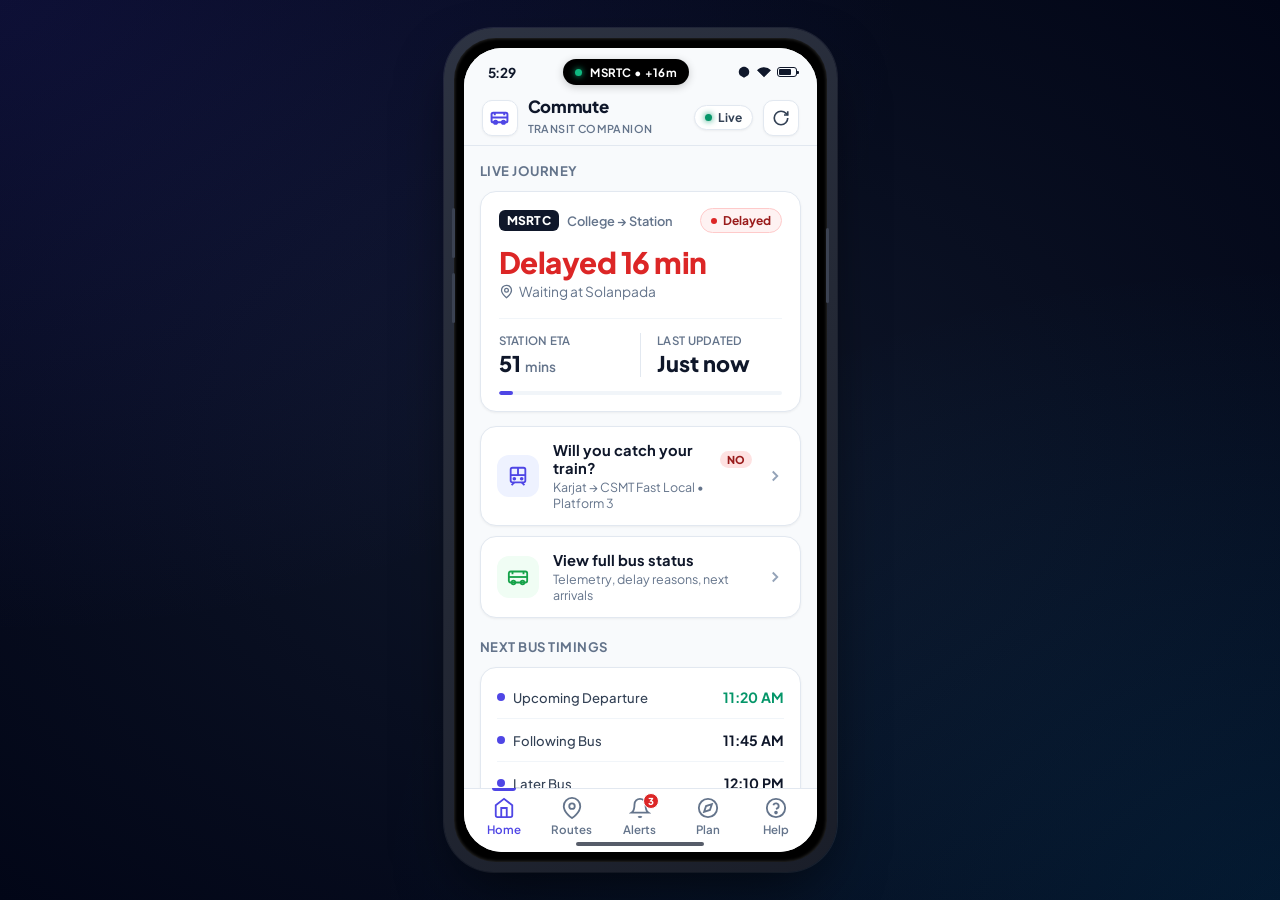
<file: index.html>
<!DOCTYPE html>
<html lang="en">
<head>
    <meta charset="UTF-8">
    <meta name="viewport" content="width=device-width, initial-scale=1.0">
    <title>Commute • Live Transit & Train Connection</title>
    <link rel="stylesheet" href="style.css">
    <link rel="preconnect" href="https://fonts.googleapis.com">
    <link rel="preconnect" href="https://fonts.gstatic.com" crossorigin>
    <link href="https://fonts.googleapis.com/css2?family=Plus+Jakarta+Sans:wght@400;500;600;700;800&family=Inter:wght@400;500;600;700&display=swap" rel="stylesheet">
</head>
<body>
    <div class="presentation-wrapper" id="presentationWrapper">
        
        <!-- Device Mockup Container -->
        <div class="device-mockup" id="deviceMockup">
            <div class="device-bezel">
                <div class="device-screen">
                    
                    <!-- Dynamic Island & Status Bar -->
                    <div class="status-bar">
                        <span class="status-time" id="status-clock">9:41</span>
                        <div class="dynamic-island">
                            <span class="island-dot"></span>
                            <span class="island-text" id="island-transit-text">MSRTC</span>
                        </div>
                        <div class="status-icons">
                            <svg width="14" height="14" viewBox="0 0 24 24" fill="currentColor"><path d="M12 3c-4.97 0-9 4.03-9 9 0 2.12.74 4.07 1.97 5.61L12 22l7.03-4.39C20.26 16.07 21 14.12 21 12c0-4.97-4.03-9-9-9z"/></svg>
                            <svg width="14" height="14" viewBox="0 0 24 24" fill="currentColor"><path d="M12 4C7.31 4 3.07 5.9 0 8.98L12 21 24 8.98A16.88 16.88 0 0 0 12 4z"/></svg>
                            <div class="battery-icon"><span class="battery-level"></span></div>
                        </div>
                    </div>

                    <div id="app">
                        <!-- Top Header -->
                        <header class="app-header">
                            <div class="header-left">
                                <div class="clock-icon">
                                    <svg width="19" height="19" viewBox="0 0 24 24" fill="none" stroke="var(--color-primary)" stroke-width="2.5"><rect x="2" y="6" width="20" height="12" rx="2"/><circle cx="7" cy="18" r="2"/><circle cx="17" cy="18" r="2"/><path d="M2 12h20"/><path d="M6 6v3"/><path d="M18 6v3"/></svg>
                                </div>
                                <div class="header-titles">
                                    <h1>Commute</h1>
                                    <span class="header-sub">Transit Companion</span>
                                </div>
                            </div>
                            <div class="header-right">
                                <div class="live-badge" id="header-live-badge">
                                    <span class="live-dot"></span> Live
                                </div>
                                <button id="refresh-btn" class="icon-btn" aria-label="Refresh Data" title="Refresh live telemetry">
                                    <svg width="18" height="18" viewBox="0 0 24 24" fill="none" stroke="currentColor" stroke-width="2.2"><path d="M21 12a9 9 0 1 1-9-9c2.52 0 4.93 1 6.74 2.74L21 8"/><path d="M21 3v5h-5"/></svg>
                                </button>
                            </div>
                        </header>

                        <!-- Toast Notification Container -->
                        <div id="toast-message" class="toast-message hidden">Live data refreshed</div>

                        <!-- Screens Container -->
                        <div class="screens-container" id="screens-container">
                            
                            <!-- 1. Home Screen -->
                            <section id="screen-home" class="screen active">
                                <div class="content-scroll">

                                    <div class="section-title">Live journey</div>
                                    
                                    <!-- Main Live Status Card -->
                                    <div class="status-card large-card hero-card" id="main-status-card">
                                        <div class="card-header">
                                            <div class="route-info">
                                                <span class="route-badge" id="home-route-badge">MSRTC</span>
                                                <span class="route-direction">College → Station</span>
                                            </div>
                                            <div class="status-pill status-red" id="home-status-pill">
                                                <span class="status-dot"></span>
                                                <span id="home-pill-text">Delayed</span>
                                            </div>
                                        </div>
                                        
                                        <h2 class="huge-status" id="home-bus-status">Delayed 16 min</h2>
                                        <p class="status-subtitle" id="home-current-location">
                                            <svg width="15" height="15" viewBox="0 0 24 24" fill="none" stroke="currentColor" stroke-width="2"><circle cx="12" cy="10" r="3"/><path d="M12 2a8 8 0 0 0-8 8c0 5.25 8 12 8 12s8-6.75 8-12a8 8 0 0 0-8-8z"/></svg>
                                            <span id="home-location-text">Waiting at Solanpada</span>
                                        </p>
                                        
                                        <div class="card-footer-grid">
                                            <div class="footer-col">
                                                <span class="footer-label">Station ETA</span>
                                                <div class="footer-val">
                                                    <strong class="lg-val" id="home-eta-val">23</strong>
                                                    <span class="unit-text" id="home-eta-unit">min</span>
                                                </div>
                                            </div>
                                            <div class="footer-col border-left">
                                                <span class="footer-label">Last updated</span>
                                                <div class="footer-val">
                                                    <strong class="lg-val" id="home-last-updated">Just now</strong>
                                                </div>
                                            </div>
                                        </div>

                                        <!-- Mini route progress bar inside hero card -->
                                        <div class="hero-progress-track">
                                            <div class="hero-progress-bar" id="home-progress-fill" style="width: 15%;"></div>
                                        </div>
                                    </div>

                                    <!-- Nav Action Card: Catch Train Connection -->
                                    <div class="nav-card action-card" id="btn-train" role="button" tabindex="0">
                                        <div class="nav-card-icon train-icon-bg">
                                            <svg width="22" height="22" viewBox="0 0 24 24" fill="none" stroke="currentColor" stroke-width="2"><rect x="4" y="3" width="16" height="16" rx="2"/><path d="M4 11h16"/><path d="M12 3v8"/><path d="M8 19l-3 3"/><path d="M16 19l3 3"/><circle cx="8" cy="15" r="1"/><circle cx="16" cy="15" r="1"/></svg>
                                        </div>
                                        <div class="nav-card-body">
                                            <div class="nav-card-title-row">
                                                <h4>Will you catch your train?</h4>
                                                <span class="chip-verdict verdict-risk" id="home-train-badge">At Risk</span>
                                            </div>
                                            <p id="train-subtext">Karjat → CSMT Fast Local • Platform 3</p>
                                        </div>
                                        <div class="nav-card-arrow">
                                            <svg width="18" height="18" viewBox="0 0 24 24" fill="none" stroke="currentColor" stroke-width="2.5"><polyline points="9 18 15 12 9 6"/></svg>
                                        </div>
                                    </div>

                                    <!-- Nav Action Card: Full Bus Status -->
                                    <div class="nav-card action-card" id="btn-status-full" role="button" tabindex="0">
                                        <div class="nav-card-icon bus-icon-bg">
                                            <svg width="22" height="22" viewBox="0 0 24 24" fill="none" stroke="currentColor" stroke-width="2"><rect x="2" y="6" width="20" height="12" rx="2"/><circle cx="7" cy="18" r="2"/><circle cx="17" cy="18" r="2"/><path d="M2 12h20"/><path d="M6 6v3"/><path d="M18 6v3"/></svg>
                                        </div>
                                        <div class="nav-card-body">
                                            <div class="nav-card-title-row">
                                                <h4>View full bus status</h4>
                                            </div>
                                            <p>Telemetry, delay reasons, next arrivals</p>
                                        </div>
                                        <div class="nav-card-arrow">
                                            <svg width="18" height="18" viewBox="0 0 24 24" fill="none" stroke="currentColor" stroke-width="2.5"><polyline points="9 18 15 12 9 6"/></svg>
                                        </div>
                                    </div>

                                    <div class="section-title mt-4">Next Bus Timings</div>
                                    <div class="large-card breakdown-card">
                                        <div class="breakdown-item">
                                            <div class="breakdown-label-group">
                                                <span class="breakdown-dot dot-bus"></span>
                                                <span class="breakdown-label">Upcoming Departure</span>
                                            </div>
                                            <strong class="breakdown-val text-green" id="next-bus-1">11:20 AM</strong>
                                        </div>
                                        <div class="breakdown-item">
                                            <div class="breakdown-label-group">
                                                <span class="breakdown-dot dot-bus"></span>
                                                <span class="breakdown-label">Following Bus</span>
                                            </div>
                                            <strong class="breakdown-val" id="next-bus-2">11:45 AM</strong>
                                        </div>
                                        <div class="breakdown-item no-border">
                                            <div class="breakdown-label-group">
                                                <span class="breakdown-dot dot-bus"></span>
                                                <span class="breakdown-label">Later Bus</span>
                                            </div>
                                            <strong class="breakdown-val" id="next-bus-3">12:10 PM</strong>
                                        </div>
                                    </div>
                                </div>
                            </section>

                            <!-- 2. Sub-Screen: Will You Catch Your Train -->
                            <section id="screen-train" class="screen sub-screen">
                                <div class="content-scroll">
                                    <div class="sub-header-row">
                                        <button class="back-btn header-back" aria-label="Back to home">
                                            <svg width="18" height="18" viewBox="0 0 24 24" fill="none" stroke="currentColor" stroke-width="2.5"><polyline points="15 18 9 12 15 6"/></svg>
                                            <span>Back</span>
                                        </button>
                                        <h2 class="sub-screen-title">Train Connection</h2>
                                    </div>
                                    
                                    <!-- Big Verdict Card -->
                                    <div class="large-card verdict-card text-center mt-3" id="train-verdict-card">
                                        <span class="verdict-tag">CONNECTION VERDICT</span>
                                        <h2 class="huge-status mt-2 mb-2" id="train-verdict-text">No</h2>
                                        <p class="status-subtitle mb-4" id="train-verdict-desc">You'll likely miss this train due to traffic delay. Check the next service below.</p>
                                        
                                        <div class="progress-bar-bg">
                                            <div class="progress-bar-fill" id="train-progress-bar" style="width: 35%;"></div>
                                        </div>
                                        <div class="margin-badge-wrap">
                                            <span class="margin-pill" id="train-margin-text">3 min short</span>
                                        </div>
                                    </div>

                                    <!-- Connection Breakdown Table -->
                                    <h3 class="bold-heading mt-4">Journey breakdown</h3>
                                    <div class="large-card breakdown-card">
                                        <div class="breakdown-item">
                                            <div class="breakdown-label-group">
                                                <span class="breakdown-dot dot-bus"></span>
                                                <span class="breakdown-label">Bus Status</span>
                                            </div>
                                            <strong class="breakdown-val" id="train-why-status">Delayed 16 min</strong>
                                        </div>
                                        <div class="breakdown-item">
                                            <div class="breakdown-label-group">
                                                <span class="breakdown-dot dot-bus"></span>
                                                <span class="breakdown-label">Bus ETA at Karjat Station</span>
                                            </div>
                                            <strong class="breakdown-val" id="train-why-eta">23 min</strong>
                                        </div>
                                        <div class="breakdown-item">
                                            <div class="breakdown-label-group">
                                                <span class="breakdown-dot dot-train"></span>
                                                <span class="breakdown-label">CSMT Train Departure</span>
                                            </div>
                                            <strong class="breakdown-val" id="train-why-dep">20 min (Platform 3)</strong>
                                        </div>
                                        <div class="breakdown-item no-border">
                                            <div class="breakdown-label-group">
                                                <span class="breakdown-dot dot-calc"></span>
                                                <span class="breakdown-label">Connection Buffer</span>
                                            </div>
                                            <strong class="breakdown-val text-red" id="train-why-margin">-3 min</strong>
                                        </div>
                                    </div>

                                    <!-- Alternate Train Recommendation -->
                                    <div class="tip-card mt-3">
                                        <div class="tip-icon">💡</div>
                                        <div class="tip-body">
                                            <strong>Recommendation:</strong>
                                            <span id="train-tip-text">If you miss the 10:45 AM Fast, the next CSMT Slow Local departs at 11:05 AM (Platform 2).</span>
                                        </div>
                                    </div>
                                </div>
                            </section>

                            <!-- 3. Sub-Screen: Full Bus Status -->
                            <section id="screen-details" class="screen sub-screen">
                                <div class="content-scroll">
                                    <div class="sub-header-row">
                                        <button class="back-btn header-back" aria-label="Back to home">
                                            <svg width="18" height="18" viewBox="0 0 24 24" fill="none" stroke="currentColor" stroke-width="2.5"><polyline points="15 18 9 12 15 6"/></svg>
                                            <span>Back</span>
                                        </button>
                                        <h2 class="sub-screen-title">Bus Telemetry</h2>
                                    </div>
                                    
                                    <!-- Detailed Status Header Card -->
                                    <div class="large-card detailed-status-card" id="details-status-card">
                                        <div class="details-top">
                                            <span class="details-vehicle-id">MSRTC Bus #MH-14-BT-4821</span>
                                            <span class="details-badge" id="details-badge-pill">Delayed</span>
                                        </div>
                                        <h2 id="details-status-text" class="details-headline">Delayed 16 min</h2>
                                        <p id="details-delay-reason" class="delay-reason">Traffic congestion near Solanpada junction & road repairs.</p>
                                    </div>

                                    <!-- Live Telemetry Grid -->
                                    <h3 class="bold-heading mt-4">Real-time Telemetry</h3>
                                    <div class="telemetry-grid">
                                        <div class="telemetry-card">
                                            <span class="telemetry-label">Current Stop</span>
                                            <strong class="telemetry-val" id="details-location">Solanpada</strong>
                                            <span class="telemetry-sub">Stop 1 of 9</span>
                                        </div>
                                        <div class="telemetry-card">
                                            <span class="telemetry-label">Station Arrival</span>
                                            <strong class="telemetry-val" id="details-arrival-time">10:38 AM</strong>
                                            <span class="telemetry-sub">Karjat Station</span>
                                        </div>
                                        <div class="telemetry-card">
                                            <span class="telemetry-label">Speed</span>
                                            <strong class="telemetry-val" id="details-speed">38 km/h</strong>
                                            <span class="telemetry-sub">Regulated</span>
                                        </div>
                                        <div class="telemetry-card">
                                            <span class="telemetry-label">Capacity</span>
                                            <strong class="telemetry-val" id="details-occupancy">62%</strong>
                                            <span class="telemetry-sub">Seats available</span>
                                        </div>
                                    </div>

                                    <!-- Operator & Vehicle Info -->
                                    <div class="large-card info-list-card mt-3">
                                        <div class="info-row">
                                            <span class="info-label">Route Code</span>
                                            <span class="info-val">MSRTC-147-COL-KAR</span>
                                        </div>
                                        <div class="info-row">
                                            <span class="info-label">GPS Telemetry Status</span>
                                            <span class="info-val text-green"><span class="pulse-dot-inline"></span> Strong (Live)</span>
                                        </div>
                                        <div class="info-row no-border">
                                            <span class="info-label">Next Service Frequency</span>
                                            <span class="info-val">Every 20 minutes</span>
                                        </div>
                                    </div>
                                </div>
                            </section>

                            <!-- 4. Tab Screen: Routes & Stops -->
                            <section id="screen-routes" class="screen">
                                <div class="content-scroll">
                                    <div class="section-title small">ROUTES & STOPS FOR</div>
                                    <h2 class="page-title">MSRTC</h2>
                                    <div class="route-toggle-container mb-4">
                                        <button class="route-toggle-btn active" id="btn-route-forward">1. College to Station</button>
                                        <button class="route-toggle-btn" id="btn-route-return">2. Station to College</button>
                                    </div>

                                    <!-- Timeline Card -->
                                    <div class="large-card route-timeline-wrapper">
                                        <div class="timeline-line"></div>
                                        <ul class="stops-list" id="stops-list">
                                            <!-- Dynamically populated via app.js -->
                                        </ul>
                                    </div>
                                </div>
                            </section>

                            <!-- 5. Tab Screen: Alerts & Updates -->
                            <section id="screen-alerts" class="screen">
                                <div class="content-scroll">
                                    <div class="section-title small">Alerts & updates</div>
                                    <div class="alerts-header-row">
                                        <h2 class="page-title mb-0">Route Bulletins</h2>
                                        <button class="text-btn" id="btn-mark-alerts-read">Mark as read</button>
                                    </div>
                                    
                                    <div class="alerts-content mt-3" id="alerts-list">
                                        <!-- Dynamically populated via app.js -->
                                    </div>
                                </div>
                            </section>

                            <!-- 6. Tab Screen: Journey Planning -->
                            <section id="screen-planning" class="screen">
                                <div class="content-scroll">
                                    <div class="section-title small">Planning & connections</div>
                                    <h2 class="page-title">Plan a journey</h2>
                                    
                                    <div class="large-card planning-card">
                                        <form id="planning-form" class="planning-form" onsubmit="event.preventDefault();">
                                            <div class="plan-inputs-wrapper">
                                                <div class="input-group">
                                                    <label for="plan-from">Departure Stop</label>
                                                    <div class="select-wrapper">
                                                        <select id="plan-from"></select>
                                                    </div>
                                                </div>
                                                
                                                <button type="button" class="swap-stops-btn" id="btn-swap-stops" title="Swap origin and destination">
                                                    <svg width="18" height="18" viewBox="0 0 24 24" fill="none" stroke="currentColor" stroke-width="2.2"><path d="M7 16V4m0 0L3 8m4-4l4 4m6 4v12m0 0l4-4m-4 4l-4-4"/></svg>
                                                </button>

                                                <div class="input-group">
                                                    <label for="plan-to">Destination Stop</label>
                                                    <div class="select-wrapper">
                                                        <select id="plan-to"></select>
                                                    </div>
                                                </div>
                                            </div>

                                            <button type="button" id="btn-calculate-plan" class="primary-btn full-width mt-3">
                                                <svg width="18" height="18" viewBox="0 0 24 24" fill="none" stroke="currentColor" stroke-width="2.2"><circle cx="11" cy="11" r="8"/><line x1="21" y1="21" x2="16.65" y2="16.65"/></svg>
                                                <span>Find Best Route</span>
                                            </button>
                                        </form>
                                    </div>

                                    <!-- Suggested Itinerary Result -->
                                    <div class="suggested-route-section mt-4 hidden" id="suggested-route">
                                        <div class="suggested-header">
                                            <h4>Fastest Recommended Itinerary</h4>
                                            <span class="badge-recommended">Direct</span>
                                        </div>
                                        <div class="large-card route-card">
                                            <div class="route-card-top">
                                                <div class="route-time-pill" id="plan-route-time">10:45 AM → 11:20 AM</div>
                                                <div class="route-duration-badge" id="plan-route-duration">35 mins</div>
                                            </div>
                                            <div class="route-desc mt-2" id="plan-route-desc">Take MSRTC 147 Bus. Direct connection with zero transfers.</div>
                                            
                                            <div class="route-steps-list mt-3" id="plan-route-steps">
                                                <div class="route-step">
                                                    <span class="step-icon">🚌</span>
                                                    <div class="step-info">
                                                        <strong id="plan-step-board">Board at Solanpada</strong>
                                                        <span class="step-meta">MSRTC 147 • Bay 2</span>
                                                    </div>
                                                </div>
                                                <div class="route-step">
                                                    <span class="step-icon">🏁</span>
                                                    <div class="step-info">
                                                        <strong id="plan-step-alight">Alight at Karjat Station</strong>
                                                        <span class="step-meta">Platform 3 connection ready</span>
                                                    </div>
                                                </div>
                                            </div>
                                        </div>
                                    </div>
                                </div>
                            </section>

                            <!-- 7. Tab Screen: Help & Support -->
                            <section id="screen-support" class="screen">
                                <div class="content-scroll">
                                    <div class="section-title small">Help & support</div>
                                    <h2 class="page-title">Frequently asked questions</h2>
                                    
                                    <div class="large-card accordion">
                                        <div class="accordion-item">
                                            <button class="accordion-header" type="button">
                                                <span>How is "Will you catch your train?" calculated?</span>
                                            </button>
                                            <div class="accordion-body">
                                                It continuously compares real-time GPS telemetry from the MSRTC bus (including congestion delays) against live Central Railway suburban timetable schedules at Karjat Station with safety margins.
                                            </div>
                                        </div>
                                        <div class="accordion-item">
                                            <button class="accordion-header" type="button">
                                                <span>How often is the bus telemetry updated?</span>
                                            </button>
                                            <div class="accordion-body">
                                                GPS location and ETA calculate every 3 seconds during operation to reflect instantaneous road delays and traffic clearance.
                                            </div>
                                        </div>
                                        <div class="accordion-item">
                                            <button class="accordion-header" type="button">
                                                <span>What does "At Risk" train status mean?</span>
                                            </button>
                                            <div class="accordion-body">
                                                "At Risk" indicates the bus will arrive within 0 to 5 minutes of train departure. You may make the train if you briskly transfer to Platform 3 without stopping at ticketing.
                                            </div>
                                        </div>
                                        <div class="accordion-item">
                                            <button class="accordion-header" type="button">
                                                <span>Can I use student bus passes on this route?</span>
                                            </button>
                                            <div class="accordion-body">
                                                Yes, all valid college student concession passes issued by MSRTC are accepted on MSRTC 147 services between College and Karjat.
                                            </div>
                                        </div>
                                    </div>

                                    <h3 class="mt-4 bold-heading">Transit Helpline</h3>
                                    <div class="large-card contact-card">
                                        <div class="contact-item">
                                            <div class="contact-icon-box">
                                                <svg width="20" height="20" viewBox="0 0 24 24" fill="none" stroke="var(--color-primary)" stroke-width="2.2"><path d="M22 16.92v3a2 2 0 0 1-2.18 2 19.79 19.79 0 0 1-8.63-3.07 19.5 19.5 0 0 1-6-6 19.79 19.79 0 0 1-3.07-8.67A2 2 0 0 1 4.11 2h3a2 2 0 0 1 2 1.72 12.84 12.84 0 0 0 .7 2.81 2 2 0 0 1-.45 2.11L8.09 9.91a16 16 0 0 0 6 6l1.27-1.27a2 2 0 0 1 2.11-.45 12.84 12.84 0 0 0 2.81.7A2 2 0 0 1 22 16.92z"/></svg>
                                            </div>
                                            <div>
                                                <span class="contact-label">Student Transit Desk</span>
                                                <strong class="contact-val">transit-support@college.edu</strong>
                                            </div>
                                        </div>
                                        <div class="contact-item no-border">
                                            <div class="contact-icon-box">
                                                <svg width="20" height="20" viewBox="0 0 24 24" fill="none" stroke="var(--color-primary)" stroke-width="2.2"><circle cx="12" cy="12" r="10"/><polyline points="12 6 12 12 16 14"/></svg>
                                            </div>
                                            <div>
                                                <span class="contact-label">Operational Hours</span>
                                                <strong class="contact-val">24Hrs (Daily)</strong>
                                            </div>
                                        </div>
                                    </div>

                                    <h3 class="mt-4 bold-heading">Send Feedback</h3>
                                    <div class="large-card feedback-card">
                                        <form id="feedback-form" class="feedback-form">
                                            <label class="contact-label" for="feedback-input">Report an issue or suggest an improvement</label>
                                            <textarea id="feedback-input" placeholder="e.g. Bus was 5 mins earlier than indicated..." required></textarea>
                                            <button type="submit" class="primary-btn full-width mt-2">
                                                <span>Submit Feedback</span>
                                            </button>
                                        </form>
                                        <div id="feedback-success" class="feedback-success hidden">
                                            <div class="success-icon-wrap">
                                                <svg class="checkmark-svg" viewBox="0 0 52 52">
                                                    <circle class="checkmark-circle" cx="26" cy="26" r="25" fill="none"/>
                                                    <path class="checkmark-check" fill="none" d="M14.1 27.2l7.1 7.2 16.7-16.8"/>
                                                </svg>
                                            </div>
                                            <h4>Feedback Received</h4>
                                            <p>Thank you for helping improve campus transit for everyone.</p>
                                        </div>
                                    </div>
                                </div>
                            </section>

                        </div>

                        <!-- Bottom Navigation Bar -->
                        <nav class="bottom-nav" aria-label="Main Navigation">
                            
                            <button class="nav-item active" data-target="screen-home">
                                <div class="nav-svg-wrap">
                                    <svg width="22" height="22" viewBox="0 0 24 24" fill="none" stroke="currentColor" stroke-width="2"><path d="M3 9l9-7 9 7v11a2 2 0 0 1-2 2H5a2 2 0 0 1-2-2z"/><polyline points="9 22 9 12 15 12 15 22"/></svg>
                                </div>
                                <span>Home</span>
                            </button>
                            <button class="nav-item" data-target="screen-routes">
                                <div class="nav-svg-wrap">
                                    <svg width="22" height="22" viewBox="0 0 24 24" fill="none" stroke="currentColor" stroke-width="2"><path d="M21 10c0 7-9 13-9 13s-9-6-9-13a9 9 0 0 1 18 0z"/><circle cx="12" cy="10" r="3"/></svg>
                                </div>
                                <span>Routes</span>
                            </button>
                            <button class="nav-item" data-target="screen-alerts">
                                <div class="nav-svg-wrap">
                                    <svg width="22" height="22" viewBox="0 0 24 24" fill="none" stroke="currentColor" stroke-width="2"><path d="M18 8A6 6 0 0 0 6 8c0 7-3 9-3 9h18s-3-2-3-9"/><path d="M13.73 21a2 2 0 0 1-3.46 0"/></svg>
                                    <span class="badge" id="nav-alerts-badge">3</span>
                                </div>
                                <span>Alerts</span>
                            </button>
                            <button class="nav-item" data-target="screen-planning">
                                <div class="nav-svg-wrap">
                                    <svg width="22" height="22" viewBox="0 0 24 24" fill="none" stroke="currentColor" stroke-width="2"><circle cx="12" cy="12" r="10"/><polygon points="16.24 7.76 14.12 14.12 7.76 16.24 9.88 9.88 16.24 7.76"/></svg>
                                </div>
                                <span>Plan</span>
                            </button>
                            <button class="nav-item" data-target="screen-support">
                                <div class="nav-svg-wrap">
                                    <svg width="22" height="22" viewBox="0 0 24 24" fill="none" stroke="currentColor" stroke-width="2"><circle cx="12" cy="12" r="10"/><path d="M9.09 9a3 3 0 0 1 5.83 1c0 2-3 3-3 3"/><circle cx="12" cy="17" r="1"/></svg>
                                </div>
                                <span>Help</span>
                            </button>
                        </nav>

                        <!-- iOS Bottom Home Indicator -->
                        <div class="device-home-indicator"></div>
                    </div>
                </div>
                
                <!-- Physical Side Buttons -->
                <div class="device-button volume-up"></div>
                <div class="device-button volume-down"></div>
                <div class="device-button power"></div>
            </div>
        </div>
    </div>

    <!-- Scripts -->
    <script src="simulation.js"></script>
    <script src="app.js"></script>
</body>
</html>
</file>
<file: style.css>
/* ==========================================================================
   Commute • Live Transit & Train Connection App Stylesheet
   ========================================================================== */

:root {
    --bg-canvas: #0b0f19;
    --app-bg: #f8fafc;
    --card-bg: #ffffff;
    --card-border: #e2e8f0;
    --card-border-hover: #cbd5e1;
    
    --text-main: #0f172a;
    --text-body: #334155;
    --text-muted: #64748b;
    --text-light: #94a3b8;
    
    --color-primary: #4f46e5;
    --color-primary-hover: #4338ca;
    --color-primary-light: #eef2ff;
    --color-primary-glow: rgba(79, 70, 229, 0.25);
    
    --color-green: #059669;
    --color-green-bg: #ecfdf5;
    --color-green-border: #a7f3d0;
    --color-green-text: #065f46;
    
    --color-amber: #d97706;
    --color-amber-bg: #fffbeb;
    --color-amber-border: #fde68a;
    --color-amber-text: #92400e;
    
    --color-red: #dc2626;
    --color-red-bg: #fef2f2;
    --color-red-border: #fecaca;
    --color-red-text: #991b1b;

    --radius-phone: 50px;
    --radius-screen: 38px;
    --radius-card: 16px;
    --radius-sm: 10px;
    --radius-pill: 9999px;
    
    --shadow-sm: 0 1px 3px rgba(0, 0, 0, 0.04), 0 1px 2px rgba(0, 0, 0, 0.02);
    --shadow-md: 0 4px 6px -1px rgba(0, 0, 0, 0.05), 0 2px 4px -2px rgba(0, 0, 0, 0.03);
    --shadow-lg: 0 10px 15px -3px rgba(0, 0, 0, 0.08), 0 4px 6px -4px rgba(0, 0, 0, 0.03);
    --shadow-device: 0 25px 60px -15px rgba(0, 0, 0, 0.65), 0 0 0 1px rgba(255, 255, 255, 0.1);
    
    --transition: 0.25s cubic-bezier(0.4, 0, 0.2, 1);
}

* {
    box-sizing: border-box;
    margin: 0;
    padding: 0;
    -webkit-font-smoothing: antialiased;
    -moz-osx-font-smoothing: grayscale;
}

body {
    font-family: 'Plus Jakarta Sans', 'Inter', -apple-system, BlinkMacSystemFont, sans-serif;
    background-color: var(--bg-canvas);
    color: var(--text-main);
    min-height: 100vh;
    display: flex;
    justify-content: center;
    align-items: center;
    background-image: 
        radial-gradient(at 0% 0%, rgba(79, 70, 229, 0.15) 0px, transparent 50%),
        radial-gradient(at 100% 100%, rgba(14, 165, 233, 0.12) 0px, transparent 50%),
        radial-gradient(at 50% 50%, #0f172a 0%, #020617 100%);
    overflow-x: hidden;
}

/* Presentation Wrapper */
.presentation-wrapper {
    width: 100%;
    min-height: 100vh;
    display: flex;
    flex-direction: column;
    align-items: center;
    justify-content: center;
    padding: 20px 16px;
    position: relative;
}

/* ==========================================================================
   Device Mockup Container (Responsive Frame)
   ========================================================================== */
.device-mockup {
    position: relative;
    width: 393px;
    max-width: 100%;
    height: min(844px, calc(100vh - 40px));
    aspect-ratio: 393 / 844;
    border-radius: var(--radius-phone);
    background: linear-gradient(145deg, #2d3342, #1a1e29);
    padding: 10px;
    box-shadow: var(--shadow-device);
    display: flex;
    justify-content: center;
    align-items: center;
    transition: all 0.3s ease;
}

.device-bezel {
    position: relative;
    width: 100%;
    height: 100%;
    border-radius: 42px;
    background: #000000;
    padding: 10px;
    box-shadow: inset 0 0 3px 1px rgba(255, 255, 255, 0.15);
}

.device-screen {
    width: 100%;
    height: 100%;
    border-radius: var(--radius-screen);
    background-color: var(--app-bg);
    overflow: hidden;
    position: relative;
    display: flex;
    flex-direction: column;
}

/* Hardware Buttons */
.device-button { position: absolute; background: #3b4252; border-radius: 2px; }
.device-button.volume-up { top: 170px; left: -2px; width: 3px; height: 50px; }
.device-button.volume-down { top: 235px; left: -2px; width: 3px; height: 50px; }
.device-button.power { top: 190px; right: -2px; width: 3px; height: 75px; }

.device-home-indicator {
    position: absolute;
    bottom: 6px;
    left: 50%;
    transform: translateX(-50%);
    width: 128px;
    height: 4px;
    background-color: #0f172a;
    opacity: 0.7;
    border-radius: 10px;
    z-index: 50;
    pointer-events: none;
}

/* ==========================================================================
   iPhone Status Bar & Dynamic Island
   ========================================================================== */
.status-bar {
    height: 44px;
    padding: 6px 20px 0 24px;
    display: flex;
    align-items: center;
    justify-content: space-between;
    background: var(--app-bg);
    color: var(--text-main);
    z-index: 30;
    user-select: none;
}

.status-time {
    font-size: 0.85rem;
    font-weight: 700;
    letter-spacing: -0.2px;
}

.dynamic-island {
    background: #000000;
    height: 26px;
    padding: 0 12px;
    border-radius: 20px;
    display: flex;
    align-items: center;
    gap: 8px;
    color: #ffffff;
    box-shadow: 0 2px 8px rgba(0, 0, 0, 0.2);
    transition: var(--transition);
}

.island-dot {
    width: 7px;
    height: 7px;
    border-radius: 50%;
    background: #10b981;
    box-shadow: 0 0 6px #10b981;
    animation: blink 2s infinite;
}

.island-text {
    font-size: 0.72rem;
    font-weight: 700;
    letter-spacing: 0.3px;
}

.status-icons {
    display: flex;
    align-items: center;
    gap: 6px;
    color: var(--text-main);
}

.battery-icon {
    width: 20px;
    height: 10px;
    border: 1.5px solid currentColor;
    border-radius: 3px;
    padding: 1px;
    position: relative;
    display: flex;
    align-items: center;
}
.battery-icon::after {
    content: '';
    position: absolute;
    right: -3px;
    top: 2.5px;
    width: 2px;
    height: 3.5px;
    background: currentColor;
    border-radius: 0 1px 1px 0;
}
.battery-level {
    width: 75%;
    height: 100%;
    background: currentColor;
    border-radius: 1px;
}

/* ==========================================================================
   Main App Structure
   ========================================================================== */
#app {
    width: 100%;
    height: 100%;
    display: flex;
    flex-direction: column;
    position: relative;
    overflow: hidden;
}

/* Header */
.app-header {
    height: 56px;
    padding: 8px 18px;
    display: flex;
    align-items: center;
    justify-content: space-between;
    background: var(--app-bg);
    border-bottom: 1px solid var(--card-border);
    z-index: 25;
}

.header-left {
    display: flex;
    align-items: center;
    gap: 10px;
}

.clock-icon {
    width: 36px;
    height: 36px;
    border-radius: 10px;
    background: #ffffff;
    display: flex;
    justify-content: center;
    align-items: center;
    box-shadow: var(--shadow-sm);
    border: 1px solid var(--card-border);
}

.header-titles h1 {
    font-size: 1.05rem;
    font-weight: 800;
    line-height: 1.1;
    color: var(--text-main);
    letter-spacing: -0.3px;
}

.header-sub {
    font-size: 0.68rem;
    font-weight: 600;
    color: var(--text-muted);
    text-transform: uppercase;
    letter-spacing: 0.4px;
}

.header-right {
    display: flex;
    align-items: center;
    gap: 10px;
}

.live-badge {
    display: inline-flex;
    align-items: center;
    gap: 6px;
    padding: 4px 10px;
    border-radius: var(--radius-pill);
    font-size: 0.75rem;
    font-weight: 700;
    background: #ffffff;
    border: 1px solid var(--card-border);
    color: var(--text-body);
    box-shadow: var(--shadow-sm);
}

.live-dot {
    width: 7px;
    height: 7px;
    border-radius: 50%;
    background: var(--color-green);
    box-shadow: 0 0 6px var(--color-green);
    animation: blink 2s infinite;
}

@keyframes blink {
    0%, 100% { opacity: 1; transform: scale(1); }
    50% { opacity: 0.3; transform: scale(0.85); }
}

.icon-btn {
    background: #ffffff;
    border: 1px solid var(--card-border);
    cursor: pointer;
    color: var(--text-body);
    display: flex;
    align-items: center;
    justify-content: center;
    width: 36px;
    height: 36px;
    border-radius: 10px;
    box-shadow: var(--shadow-sm);
    transition: var(--transition);
}

.icon-btn:hover {
    background: #f1f5f9;
    color: var(--color-primary);
}

.icon-btn:active {
    transform: scale(0.92);
}

/* Toast Message */
.toast-message {
    position: absolute;
    top: 66px;
    left: 50%;
    transform: translateX(-50%);
    background: #0f172a;
    color: #ffffff;
    padding: 6px 14px;
    border-radius: var(--radius-pill);
    font-size: 0.75rem;
    font-weight: 600;
    box-shadow: var(--shadow-lg);
    z-index: 60;
    transition: all 0.3s cubic-bezier(0.16, 1, 0.3, 1);
    pointer-events: none;
}

.toast-message.hidden {
    opacity: 0;
    transform: translate(-50%, -10px);
}

/* ==========================================================================
   Screens Area & Transitions
   ========================================================================== */
.screens-container {
    flex: 1;
    position: relative;
    overflow: hidden;
    margin-bottom: 64px; /* Room for Bottom Nav */
}

.screen {
    position: absolute;
    top: 0;
    left: 0;
    width: 100%;
    height: 100%;
    opacity: 0;
    transform: translateX(20px);
    pointer-events: none;
    transition: transform var(--transition), opacity var(--transition);
    background-color: var(--app-bg);
}

.screen.active {
    opacity: 1;
    transform: translateX(0);
    pointer-events: auto;
}

.content-scroll {
    height: 100%;
    overflow-y: auto;
    padding: 16px 16px 28px;
    -ms-overflow-style: none;
    scrollbar-width: none;
}

.content-scroll::-webkit-scrollbar {
    display: none;
}

.sub-screen {
    z-index: 10;
}

.sub-header-row {
    display: flex;
    align-items: center;
    gap: 12px;
    margin-bottom: 16px;
}

.sub-screen-title {
    font-size: 1.15rem;
    font-weight: 800;
    color: var(--text-main);
}

.header-back {
    background: #ffffff;
    border: 1px solid var(--card-border);
    padding: 6px 12px;
    border-radius: var(--radius-sm);
    color: var(--text-body);
    box-shadow: var(--shadow-sm);
    font-size: 0.85rem;
    font-weight: 600;
    display: inline-flex;
    align-items: center;
    gap: 4px;
    cursor: pointer;
    transition: var(--transition);
}

.header-back:hover {
    background: #f1f5f9;
    color: var(--color-primary);
}

/* ==========================================================================
   In-App Simulation Controls (Demo Chip Bar)
   ========================================================================== */
.in-app-demo-bar {
    display: flex;
    align-items: center;
    justify-content: space-between;
    gap: 6px;
    background: #ffffff;
    border: 1px solid var(--card-border);
    border-radius: var(--radius-pill);
    padding: 4px 6px;
    margin-bottom: 14px;
    box-shadow: var(--shadow-sm);
}

.demo-chip {
    flex: 1;
    display: inline-flex;
    align-items: center;
    justify-content: center;
    gap: 4px;
    padding: 6px 6px;
    border-radius: var(--radius-pill);
    font-family: inherit;
    font-size: 0.72rem;
    font-weight: 700;
    border: 1px solid transparent;
    cursor: pointer;
    transition: var(--transition);
    white-space: nowrap;
}

.demo-chip:active {
    transform: scale(0.96);
}

.demo-chip.danger {
    background: #f1f5f9;
    color: #334155;
    border-color: #e2e8f0;
}
.demo-chip.danger:hover {
    background: #e2e8f0;
    color: var(--color-primary);
}

.demo-chip.success {
    background: #f1f5f9;
    color: #334155;
    border-color: #e2e8f0;
}
.demo-chip.success:hover {
    background: #e2e8f0;
    color: var(--color-primary);
}

.demo-chip.neutral {
    background: #f1f5f9;
    color: #334155;
    border-color: #e2e8f0;
}
.demo-chip.neutral:hover {
    background: #e2e8f0;
    color: var(--color-primary);
}

/* ==========================================================================
   Typography & Reusable Cards
   ========================================================================== */
.section-title {
    font-size: 0.82rem;
    font-weight: 700;
    color: var(--text-muted);
    text-transform: uppercase;
    letter-spacing: 0.5px;
    margin-bottom: 12px;
}

.section-title.small {
    margin-bottom: 2px;
}

.page-title {
    font-size: 1.25rem;
    font-weight: 800;
    color: var(--text-main);
    letter-spacing: -0.3px;
    margin-bottom: 18px;
}

.bold-heading {
    font-size: 0.98rem;
    font-weight: 700;
    color: var(--text-main);
    margin-bottom: 10px;
}

.mt-2 { margin-top: 8px; }
.mt-3 { margin-top: 14px; }
.mt-4 { margin-top: 20px; }
.mb-0 { margin-bottom: 0 !important; }
.mb-2 { margin-bottom: 8px !important; }
.mb-4 { margin-bottom: 16px !important; }

.large-card {
    background: var(--card-bg);
    border-radius: var(--radius-card);
    padding: 16px 18px;
    border: 1px solid var(--card-border);
    box-shadow: var(--shadow-sm);
    margin-bottom: 14px;
}

/* ==========================================================================
   Hero Live Status Card
   ========================================================================== */
.hero-card {
    background: #ffffff;
    border: 1px solid var(--card-border);
    position: relative;
    overflow: hidden;
}

.hero-card::before {
    display: none;
}

.card-header {
    display: flex;
    justify-content: space-between;
    align-items: center;
    margin-bottom: 12px;
}

.route-info {
    display: flex;
    align-items: center;
    gap: 8px;
}

.route-badge {
    background: #0f172a;
    color: #ffffff;
    font-size: 0.75rem;
    font-weight: 800;
    padding: 3px 8px;
    border-radius: 6px;
    letter-spacing: 0.3px;
}

.route-direction {
    font-size: 0.8rem;
    font-weight: 600;
    color: var(--text-muted);
}

.status-pill {
    display: inline-flex;
    align-items: center;
    gap: 6px;
    padding: 4px 10px;
    border-radius: var(--radius-pill);
    font-size: 0.75rem;
    font-weight: 700;
    border: 1px solid transparent;
}

.status-pill.status-red {
    background: var(--color-red-bg);
    color: var(--color-red-text);
    border-color: var(--color-red-border);
}
.status-pill.status-green {
    background: var(--color-green-bg);
    color: var(--color-green-text);
    border-color: var(--color-green-border);
}
.status-pill.status-amber {
    background: var(--color-amber-bg);
    color: var(--color-amber-text);
    border-color: var(--color-amber-border);
}

.status-dot {
    width: 6px;
    height: 6px;
    border-radius: 50%;
}
.status-red .status-dot { background: var(--color-red); }
.status-green .status-dot { background: var(--color-green); }
.status-amber .status-dot { background: var(--color-amber); }

.huge-status {
    font-size: 1.85rem;
    font-weight: 800;
    letter-spacing: -0.5px;
    line-height: 1.15;
    margin-bottom: 4px;
    color: var(--text-main);
    transition: color 0.3s;
}

.huge-status.text-red { color: var(--color-red); }
.huge-status.text-green { color: var(--color-green); }
.huge-status.text-amber { color: var(--color-amber); }

.status-subtitle {
    font-size: 0.86rem;
    color: var(--text-muted);
    display: flex;
    align-items: center;
    gap: 5px;
}

.card-footer-grid {
    display: grid;
    grid-template-columns: 1fr 1fr;
    margin-top: 18px;
    padding-top: 14px;
    border-top: 1px solid #f1f5f9;
}

.footer-col {
    display: flex;
    flex-direction: column;
    gap: 2px;
}

.footer-col.border-left {
    padding-left: 16px;
    border-left: 1px solid var(--card-border);
}

.footer-label {
    font-size: 0.72rem;
    font-weight: 600;
    color: var(--text-muted);
    text-transform: uppercase;
    letter-spacing: 0.3px;
}

.footer-val {
    display: flex;
    align-items: baseline;
    gap: 4px;
    color: var(--text-main);
}

.lg-val {
    font-size: 1.35rem;
    font-weight: 800;
    color: var(--text-main);
}

.unit-text {
    font-size: 0.85rem;
    color: var(--text-muted);
    font-weight: 600;
}

.hero-progress-track {
    width: 100%;
    height: 4px;
    background: #f1f5f9;
    border-radius: 2px;
    margin-top: 14px;
    overflow: hidden;
}

.hero-progress-bar {
    height: 100%;
    background: var(--color-primary);
    border-radius: 2px;
    transition: width 0.6s ease;
}

/* ==========================================================================
   Action Nav Cards (Train / Details)
   ========================================================================== */
.nav-card {
    background: var(--card-bg);
    border-radius: var(--radius-card);
    padding: 14px 16px;
    margin-bottom: 10px;
    border: 1px solid var(--card-border);
    box-shadow: var(--shadow-sm);
    display: flex;
    align-items: center;
    gap: 14px;
    cursor: pointer;
    transition: var(--transition);
}

.nav-card:hover {
    border-color: var(--card-border-hover);
    box-shadow: var(--shadow-md);
    transform: translateY(-1px);
}

.nav-card:active {
    transform: scale(0.98);
}

.nav-card-icon {
    width: 42px;
    height: 42px;
    border-radius: 12px;
    display: flex;
    align-items: center;
    justify-content: center;
    flex-shrink: 0;
}

.train-icon-bg {
    background: #eef2ff;
    color: #4f46e5;
}

.bus-icon-bg {
    background: #f0fdf4;
    color: #16a34a;
}

.nav-card-body {
    flex: 1;
}

.nav-card-title-row {
    display: flex;
    align-items: center;
    justify-content: space-between;
    margin-bottom: 2px;
}

.nav-card-body h4 {
    font-size: 0.92rem;
    font-weight: 700;
    color: var(--text-main);
}

.nav-card-body p {
    font-size: 0.78rem;
    color: var(--text-muted);
}

.chip-verdict {
    font-size: 0.68rem;
    font-weight: 800;
    padding: 2px 7px;
    border-radius: var(--radius-pill);
    text-transform: uppercase;
}
.chip-verdict.verdict-yes { background: #d1fae5; color: #065f46; }
.chip-verdict.verdict-risk { background: #fef3c7; color: #92400e; }
.chip-verdict.verdict-no { background: #fee2e2; color: #991b1b; }

.nav-card-arrow {
    color: var(--text-light);
    display: flex;
    align-items: center;
    transition: transform 0.2s;
}

.nav-card:hover .nav-card-arrow {
    transform: translateX(2px);
    color: var(--color-primary);
}

/* ==========================================================================
   2x2 Grid (Routes, Alerts, Plan, Help)
   ========================================================================== */
.grid-2x2 {
    display: grid;
    grid-template-columns: 1fr 1fr;
    gap: 10px;
}

.grid-card {
    background: var(--card-bg);
    border-radius: var(--radius-card);
    padding: 14px;
    border: 1px solid var(--card-border);
    cursor: pointer;
    box-shadow: var(--shadow-sm);
    transition: var(--transition);
    display: flex;
    flex-direction: column;
}

.grid-card:hover {
    border-color: var(--color-primary);
    transform: translateY(-2px);
    box-shadow: var(--shadow-md);
}

.grid-card:active {
    transform: scale(0.97);
}

.grid-icon-box {
    width: 38px;
    height: 38px;
    border-radius: 10px;
    background: var(--color-primary-light);
    display: flex;
    align-items: center;
    justify-content: center;
    margin-bottom: 10px;
}

.grid-card h4 {
    font-size: 0.88rem;
    font-weight: 700;
    color: var(--text-main);
    margin-bottom: 4px;
}

.grid-card p {
    font-size: 0.72rem;
    color: var(--text-muted);
    line-height: 1.35;
}

/* ==========================================================================
   Train Connection Screen
   ========================================================================== */
.verdict-card {
    border: 2px solid var(--card-border);
    transition: all 0.3s;
}

.verdict-card.verdict-yes { border-color: #6ee7b7; background: #f0fdf4; }
.verdict-card.verdict-risk { border-color: #fde68a; background: #fffbeb; }
.verdict-card.verdict-no { border-color: #fca5a5; background: #fef2f2; }

.verdict-tag {
    font-size: 0.7rem;
    font-weight: 800;
    letter-spacing: 0.8px;
    color: var(--text-muted);
    text-transform: uppercase;
}

.progress-bar-bg {
    width: 100%;
    height: 8px;
    background: #e2e8f0;
    border-radius: var(--radius-pill);
    overflow: hidden;
    margin: 14px 0 10px;
}

.progress-bar-fill {
    height: 100%;
    background: var(--color-primary);
    border-radius: var(--radius-pill);
    transition: width 0.6s cubic-bezier(0.16, 1, 0.3, 1), background-color 0.4s;
}

.margin-pill {
    display: inline-block;
    padding: 4px 12px;
    border-radius: var(--radius-pill);
    font-size: 0.8rem;
    font-weight: 700;
    background: #ffffff;
    border: 1px solid var(--card-border);
    color: var(--text-main);
    box-shadow: var(--shadow-sm);
}

.breakdown-card {
    padding: 8px 16px;
}

.breakdown-item {
    display: flex;
    justify-content: space-between;
    align-items: center;
    padding: 12px 0;
    border-bottom: 1px solid #f1f5f9;
}

.breakdown-item.no-border {
    border-bottom: none;
}

.breakdown-label-group {
    display: flex;
    align-items: center;
    gap: 8px;
}

.breakdown-dot {
    width: 8px;
    height: 8px;
    border-radius: 50%;
}
.dot-bus { background: #4f46e5; }
.dot-train { background: #0284c7; }
.dot-calc { background: #e11d48; }

.breakdown-label {
    font-size: 0.82rem;
    color: var(--text-body);
    font-weight: 500;
}

.breakdown-val {
    font-size: 0.88rem;
    font-weight: 700;
    color: var(--text-main);
}

.text-red { color: var(--color-red) !important; }
.text-green { color: var(--color-green) !important; }
.text-amber { color: var(--color-amber) !important; }

.tip-card {
    background: #eff6ff;
    border: 1px solid #bfdbfe;
    border-radius: var(--radius-sm);
    padding: 12px 14px;
    display: flex;
    gap: 10px;
    font-size: 0.8rem;
    color: #1e40af;
    line-height: 1.4;
}

/* ==========================================================================
   Full Bus Status & Telemetry Screen
   ========================================================================== */
.detailed-status-card {
    border-left: 4px solid var(--color-red);
}

.details-top {
    display: flex;
    justify-content: space-between;
    align-items: center;
    margin-bottom: 6px;
}

.details-vehicle-id {
    font-size: 0.75rem;
    font-weight: 700;
    color: var(--text-muted);
}

.details-badge {
    font-size: 0.72rem;
    font-weight: 800;
    padding: 2px 8px;
    border-radius: var(--radius-pill);
    background: var(--color-red-bg);
    color: var(--color-red-text);
}

.details-headline {
    font-size: 1.4rem;
    font-weight: 800;
    color: var(--text-main);
    margin-bottom: 4px;
}

.delay-reason {
    font-size: 0.84rem;
    color: var(--text-muted);
    line-height: 1.4;
}

.telemetry-grid {
    display: grid;
    grid-template-columns: 1fr 1fr;
    gap: 10px;
    margin-bottom: 14px;
}

.telemetry-card {
    background: #ffffff;
    border: 1px solid var(--card-border);
    border-radius: var(--radius-card);
    padding: 12px 14px;
    box-shadow: var(--shadow-sm);
    display: flex;
    flex-direction: column;
}

.telemetry-label {
    font-size: 0.7rem;
    font-weight: 600;
    color: var(--text-muted);
    text-transform: uppercase;
    margin-bottom: 4px;
}

.telemetry-val {
    font-size: 1.15rem;
    font-weight: 800;
    color: var(--text-main);
    margin-bottom: 2px;
}

.telemetry-sub {
    font-size: 0.72rem;
    color: var(--text-muted);
}

.info-list-card {
    padding: 6px 16px;
}

.info-row {
    display: flex;
    justify-content: space-between;
    align-items: center;
    padding: 10px 0;
    border-bottom: 1px solid #f1f5f9;
    font-size: 0.82rem;
}

.info-row.no-border {
    border-bottom: none;
}

.info-label {
    color: var(--text-muted);
}

.info-val {
    font-weight: 600;
    color: var(--text-main);
    display: flex;
    align-items: center;
    gap: 6px;
}

.pulse-dot-inline {
    width: 6px;
    height: 6px;
    border-radius: 50%;
    background: var(--color-green);
    display: inline-block;
    animation: blink 1.5s infinite;
}

/* ==========================================================================
   Routes & Stops Timeline
   ========================================================================== */
.search-box {
    display: flex;
    align-items: center;
    background: var(--card-bg);
    border: 1px solid var(--card-border);
    border-radius: var(--radius-sm);
    padding: 10px 14px;
    margin-bottom: 14px;
    box-shadow: var(--shadow-sm);
    gap: 10px;
    position: relative;
}

.search-box input {
    border: none;
    outline: none;
    flex: 1;
    font-size: 0.88rem;
    font-family: inherit;
    background: transparent;
    color: var(--text-main);
}

.clear-search-btn {
    background: none;
    border: none;
    color: var(--text-muted);
    font-size: 0.85rem;
    cursor: pointer;
    padding: 2px 6px;
    border-radius: 4px;
}

.route-timeline-wrapper {
    position: relative;
    padding: 8px 16px 8px 24px;
}

.timeline-line {
    position: absolute;
    left: 36px;
    top: 24px;
    bottom: 24px;
    width: 2px;
    background: #e2e8f0;
}

.stops-list {
    list-style: none;
    position: relative;
}

.stops-list li {
    position: relative;
    padding: 12px 0 12px 32px;
    display: flex;
    justify-content: space-between;
    align-items: center;
}

.stops-list li .stop-info {
    display: flex;
    flex-direction: column;
}

.stops-list li .stop-name {
    font-size: 0.92rem;
    font-weight: 700;
    color: var(--text-main);
}

.stops-list li .stop-sub {
    font-size: 0.75rem;
    color: var(--text-muted);
    margin-top: 2px;
}

.stops-list li .stop-eta-badge {
    font-size: 0.75rem;
    font-weight: 700;
    color: var(--text-body);
    background: #f1f5f9;
    padding: 3px 8px;
    border-radius: 6px;
}

/* Timeline Dots */
.stops-list li::before {
    content: '';
    position: absolute;
    left: 8px;
    top: 50%;
    transform: translateY(-50%);
    width: 10px;
    height: 10px;
    border-radius: 50%;
    background: #cbd5e1;
    border: 2px solid #ffffff;
    box-shadow: 0 0 0 1px #cbd5e1;
    z-index: 2;
}

.stops-list li.passed .stop-name {
    color: var(--text-light);
}

.stops-list li.passed::before {
    background: var(--color-green);
    box-shadow: 0 0 0 1px var(--color-green);
}

.stops-list li.current::before {
    background: var(--color-primary);
    box-shadow: 0 0 0 4px var(--color-primary-light);
    transform: translateY(-50%) scale(1.2);
    animation: blink 2s infinite;
}

.stops-list li.current .stop-name {
    color: var(--color-primary);
}

.stops-list li.current .stop-eta-badge {
    background: var(--color-primary);
    color: #ffffff;
}

/* ==========================================================================
   Alerts & Updates Screen
   ========================================================================== */
.alerts-header-row {
    display: flex;
    justify-content: space-between;
    align-items: center;
}

.text-btn {
    background: none;
    border: none;
    color: var(--color-primary);
    font-size: 0.78rem;
    font-weight: 700;
    cursor: pointer;
    font-family: inherit;
}

.alert-card {
    background: #ffffff;
    border: 1px solid var(--card-border);
    border-radius: var(--radius-card);
    padding: 14px 16px;
    margin-bottom: 10px;
    box-shadow: var(--shadow-sm);
    display: flex;
    gap: 12px;
    align-items: flex-start;
}

.alert-icon {
    width: 34px;
    height: 34px;
    border-radius: 10px;
    display: flex;
    align-items: center;
    justify-content: center;
    flex-shrink: 0;
}

.alert-icon.delay { background: #fee2e2; color: #dc2626; }
.alert-icon.info { background: #e0e7ff; color: #4f46e5; }
.alert-icon.weather { background: #e0f2fe; color: #0284c7; }

.alert-body {
    flex: 1;
}

.alert-body h4 {
    font-size: 0.88rem;
    font-weight: 700;
    color: var(--text-main);
    margin-bottom: 3px;
    display: flex;
    align-items: center;
    gap: 6px;
}

.alert-body p {
    font-size: 0.8rem;
    color: var(--text-muted);
    line-height: 1.4;
    margin-bottom: 6px;
}

.alert-time {
    font-size: 0.7rem;
    font-weight: 600;
    color: var(--text-light);
}

/* ==========================================================================
   Journey Planning Screen
   ========================================================================== */
.plan-inputs-wrapper {
    display: flex;
    flex-direction: column;
    gap: 10px;
    position: relative;
}

.input-group label {
    display: block;
    font-size: 0.75rem;
    font-weight: 700;
    color: var(--text-muted);
    text-transform: uppercase;
    letter-spacing: 0.3px;
    margin-bottom: 4px;
}

.select-wrapper {
    position: relative;
}

.select-wrapper::after {
    content: '▾';
    position: absolute;
    right: 14px;
    top: 50%;
    transform: translateY(-50%);
    color: var(--text-muted);
    pointer-events: none;
    font-size: 0.9rem;
}

select {
    width: 100%;
    padding: 10px 14px;
    border-radius: var(--radius-sm);
    border: 1px solid var(--card-border);
    background: #ffffff;
    font-family: inherit;
    font-size: 0.88rem;
    font-weight: 600;
    color: var(--text-main);
    outline: none;
    appearance: none;
    cursor: pointer;
    transition: var(--transition);
}

select:focus {
    border-color: var(--color-primary);
    box-shadow: 0 0 0 3px var(--color-primary-light);
}

.swap-stops-btn {
    align-self: center;
    width: 32px;
    height: 32px;
    border-radius: 50%;
    background: #f1f5f9;
    border: 1px solid var(--card-border);
    display: flex;
    align-items: center;
    justify-content: center;
    color: var(--text-body);
    cursor: pointer;
    transition: var(--transition);
    margin: -4px 0;
    z-index: 2;
}

.swap-stops-btn:hover {
    background: #e2e8f0;
    color: var(--color-primary);
    transform: rotate(180deg);
}

.primary-btn {
    padding: 12px 18px;
    background: linear-gradient(135deg, #4f46e5, #6366f1);
    color: #ffffff;
    border: none;
    border-radius: var(--radius-sm);
    font-size: 0.9rem;
    font-weight: 700;
    cursor: pointer;
    display: flex;
    align-items: center;
    justify-content: center;
    gap: 8px;
    box-shadow: 0 4px 12px var(--color-primary-glow);
    transition: var(--transition);
    font-family: inherit;
}

.primary-btn:hover {
    background: linear-gradient(135deg, #4338ca, #4f46e5);
    transform: translateY(-1px);
    box-shadow: 0 6px 16px var(--color-primary-glow);
}

.primary-btn:active {
    transform: translateY(0);
}

.full-width {
    width: 100%;
}

/* Suggested Route Card */
.suggested-header {
    display: flex;
    justify-content: space-between;
    align-items: center;
    margin-bottom: 8px;
}

.suggested-header h4 {
    font-size: 0.85rem;
    font-weight: 700;
    color: var(--text-main);
}

.badge-recommended {
    background: #dbeafe;
    color: #1d4ed8;
    font-size: 0.7rem;
    font-weight: 800;
    padding: 2px 8px;
    border-radius: var(--radius-pill);
    text-transform: uppercase;
}

.route-card {
    border: 1px solid #bfdbfe;
    background: #f8faff;
}

.route-card-top {
    display: flex;
    justify-content: space-between;
    align-items: center;
}

.route-time-pill {
    font-size: 0.92rem;
    font-weight: 800;
    color: var(--text-main);
}

.route-duration-badge {
    background: #4f46e5;
    color: #ffffff;
    font-size: 0.75rem;
    font-weight: 800;
    padding: 3px 8px;
    border-radius: 6px;
}

.route-desc {
    font-size: 0.8rem;
    color: var(--text-muted);
}

.route-steps-list {
    border-top: 1px solid #e2e8f0;
    padding-top: 10px;
    display: flex;
    flex-direction: column;
    gap: 8px;
}

.route-step {
    display: flex;
    align-items: center;
    gap: 10px;
}

.step-info {
    display: flex;
    flex-direction: column;
}

.step-info strong {
    font-size: 0.82rem;
    color: var(--text-main);
}

.step-meta {
    font-size: 0.72rem;
    color: var(--text-muted);
}

/* ==========================================================================
   Help & Support (FAQ + Helpline + Feedback)
   ========================================================================== */
.accordion {
    padding: 4px 16px;
}

.accordion-item {
    border-bottom: 1px solid #f1f5f9;
}
.accordion-item:last-child {
    border-bottom: none;
}

.accordion-header {
    width: 100%;
    text-align: left;
    padding: 14px 0;
    background: none;
    border: none;
    font-size: 0.86rem;
    font-weight: 700;
    color: var(--text-main);
    cursor: pointer;
    display: flex;
    justify-content: space-between;
    align-items: center;
    font-family: inherit;
    gap: 12px;
}

.accordion-header::after {
    content: '+';
    font-size: 1.2rem;
    color: var(--text-muted);
    font-weight: 400;
    transition: transform 0.2s;
}

.accordion-item.open .accordion-header::after {
    content: '−';
}

.accordion-body {
    max-height: 0;
    overflow: hidden;
    transition: max-height 0.3s ease;
    color: var(--text-muted);
    font-size: 0.8rem;
    line-height: 1.45;
}

.accordion-item.open .accordion-body {
    max-height: 160px;
    padding-bottom: 14px;
}

.contact-card {
    padding: 4px 16px;
}

.contact-item {
    display: flex;
    gap: 12px;
    padding: 12px 0;
    border-bottom: 1px solid #f1f5f9;
    align-items: center;
}

.contact-icon-box {
    width: 36px;
    height: 36px;
    border-radius: 10px;
    background: var(--color-primary-light);
    display: flex;
    align-items: center;
    justify-content: center;
    flex-shrink: 0;
}

.contact-label {
    display: block;
    font-size: 0.72rem;
    font-weight: 600;
    color: var(--text-muted);
    text-transform: uppercase;
}

.contact-val {
    font-size: 0.88rem;
    font-weight: 700;
    color: var(--text-main);
}

.feedback-card textarea {
    width: 100%;
    padding: 10px 12px;
    border-radius: var(--radius-sm);
    border: 1px solid var(--card-border);
    background: #ffffff;
    font-family: inherit;
    font-size: 0.85rem;
    outline: none;
    resize: vertical;
    min-height: 80px;
    margin: 6px 0 10px;
    transition: var(--transition);
}

.feedback-card textarea:focus {
    border-color: var(--color-primary);
    box-shadow: 0 0 0 3px var(--color-primary-light);
}

.feedback-success {
    text-align: center;
    padding: 16px 10px;
    display: flex;
    flex-direction: column;
    align-items: center;
}

.feedback-success h4 {
    font-size: 0.95rem;
    font-weight: 800;
    color: var(--text-main);
    margin-bottom: 4px;
}

.feedback-success p {
    font-size: 0.8rem;
    color: var(--text-muted);
}

.checkmark-svg {
    width: 48px;
    height: 48px;
    border-radius: 50%;
    display: block;
    stroke-width: 2.5;
    stroke: var(--color-green);
    margin-bottom: 10px;
}

.checkmark-circle {
    stroke-dasharray: 166;
    stroke-dashoffset: 166;
    stroke-width: 2.5;
    stroke: var(--color-green);
    fill: none;
    animation: stroke 0.6s cubic-bezier(0.65, 0, 0.45, 1) forwards;
}

.checkmark-check {
    transform-origin: 50% 50%;
    stroke-dasharray: 48;
    stroke-dashoffset: 48;
    animation: stroke 0.3s cubic-bezier(0.65, 0, 0.45, 1) 0.6s forwards;
}

@keyframes stroke {
    100% { stroke-dashoffset: 0; }
}

/* ==========================================================================
   Bottom Navigation Bar
   ========================================================================== */
.bottom-nav {
    position: absolute;
    bottom: 0;
    width: 100%;
    height: 64px;
    background: #ffffff;
    border-top: 1px solid var(--card-border);
    display: flex;
    justify-content: space-around;
    padding: 6px 6px 14px;
    z-index: 25;
}

.nav-item {
    background: none;
    border: none;
    cursor: pointer;
    display: flex;
    flex-direction: column;
    align-items: center;
    justify-content: center;
    gap: 3px;
    color: var(--text-muted);
    font-size: 0.72rem;
    font-weight: 600;
    font-family: inherit;
    position: relative;
    width: 20%;
    transition: color 0.2s;
}

.nav-svg-wrap {
    position: relative;
    display: flex;
    align-items: center;
    justify-content: center;
}

.nav-item::before {
    content: '';
    position: absolute;
    top: -7px;
    width: 24px;
    height: 3px;
    border-radius: 0 0 3px 3px;
    background: transparent;
    transition: background 0.2s;
}

.nav-item.active {
    color: var(--color-primary);
}

.nav-item.active::before {
    background: var(--color-primary);
}

.nav-item .badge {
    position: absolute;
    top: -4px;
    right: -8px;
    background: var(--color-red);
    color: #ffffff;
    font-size: 0.6rem;
    font-weight: 800;
    min-width: 16px;
    height: 16px;
    padding: 0 4px;
    border-radius: var(--radius-pill);
    display: flex;
    align-items: center;
    justify-content: center;
    border: 1.5px solid #ffffff;
}

.nav-item .badge.hidden {
    display: none;
}

.hidden {
    display: none !important;
}

/* ==========================================================================
   Mobile Responsive Rules (Direct mobile screen usage)
   ========================================================================== */
@media (max-width: 500px) {
    body {
        background: var(--app-bg);
    }
    
    .presentation-wrapper {
        padding: 0;
        min-height: 100vh;
    }
    
    .device-mockup {
        width: 100vw;
        height: 100vh;
        border-radius: 0;
        padding: 0;
        box-shadow: none;
        background: transparent;
    }
    
    .device-bezel {
        border-radius: 0;
        padding: 0;
        background: transparent;
    }
    
    .device-screen {
        border-radius: 0;
    }
    
    .device-button {
        display: none;
    }
}


.route-toggle-container {
    display: flex;
    flex-direction: column;
    gap: 8px;
    background: #f1f5f9;
    padding: 6px;
    border-radius: var(--radius-card);
}

.route-toggle-btn {
    padding: 12px 14px;
    background: transparent;
    border: none;
    border-radius: var(--radius-sm);
    font-size: 0.9rem;
    font-weight: 700;
    color: var(--text-muted);
    cursor: pointer;
    text-align: left;
    transition: var(--transition);
    font-family: inherit;
}

.route-toggle-btn.active {
    background: #ffffff;
    color: var(--color-primary);
    box-shadow: var(--shadow-sm);
}
</file>
